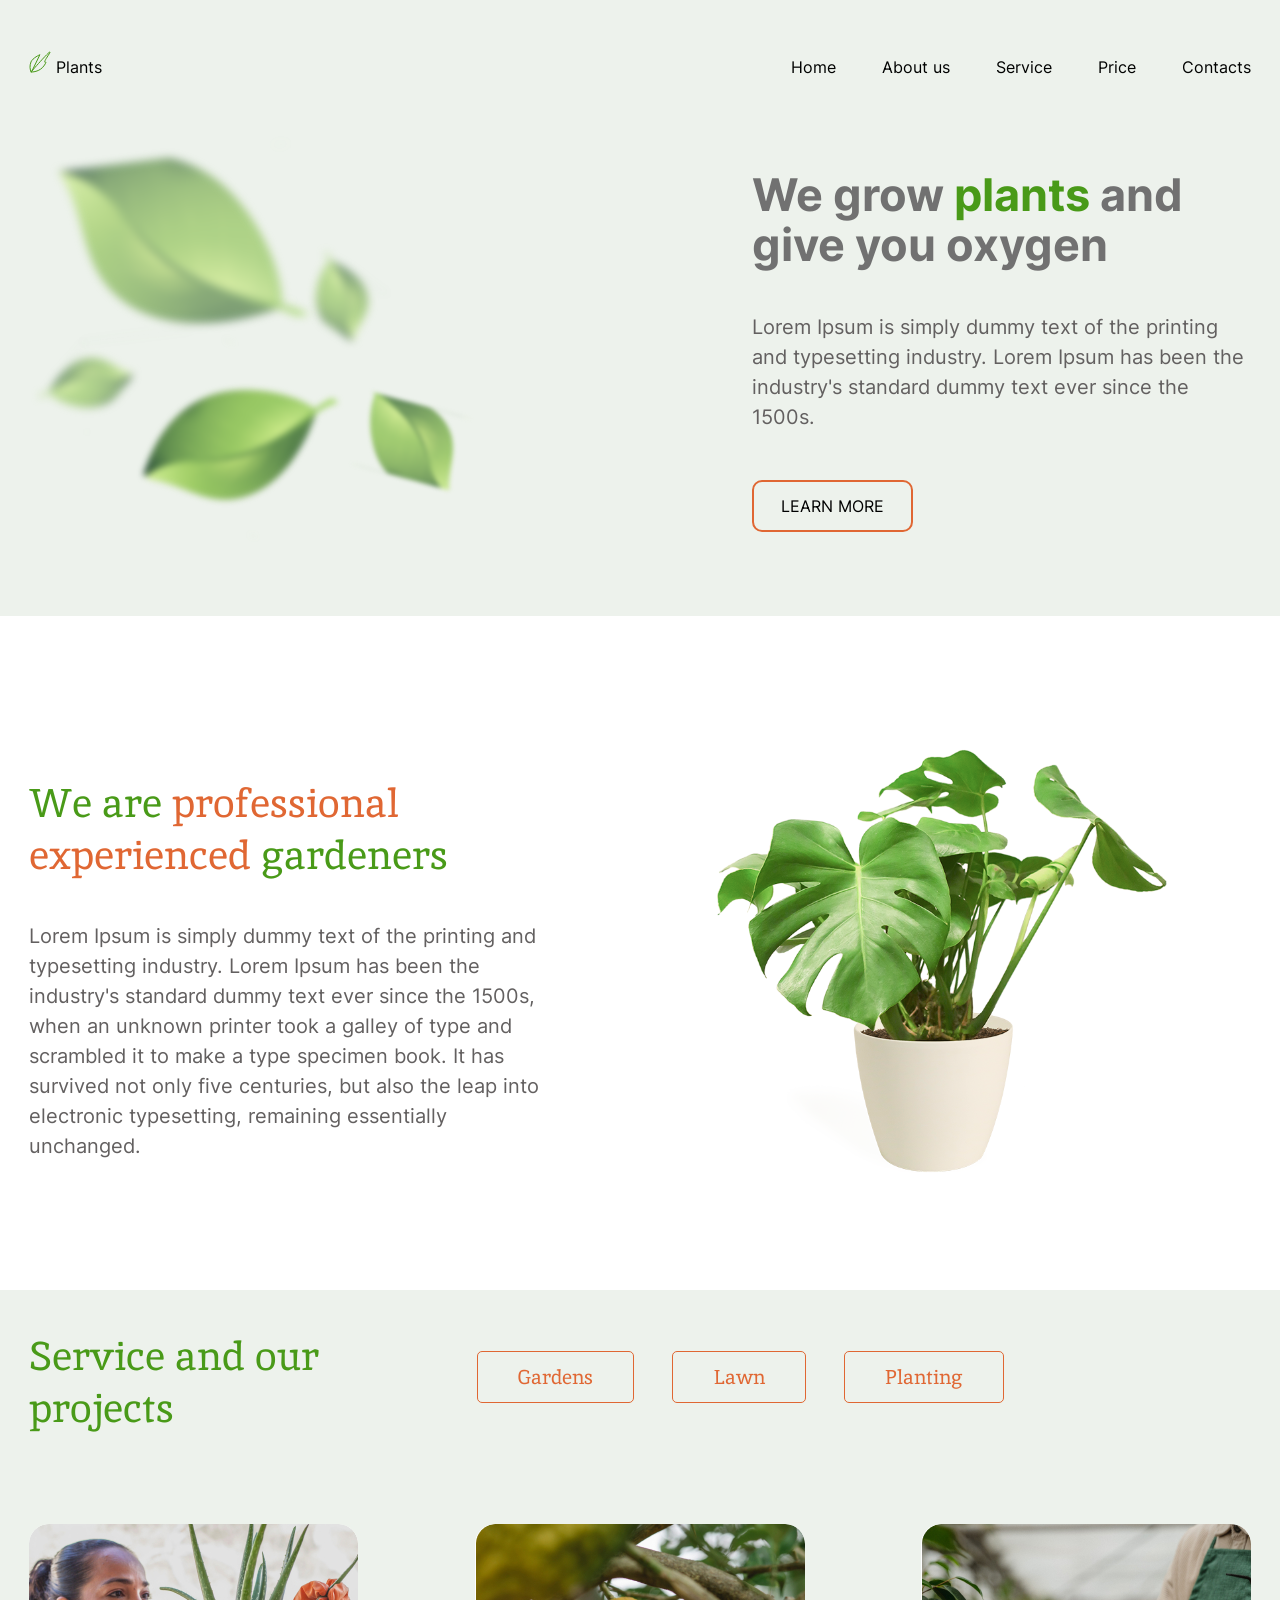
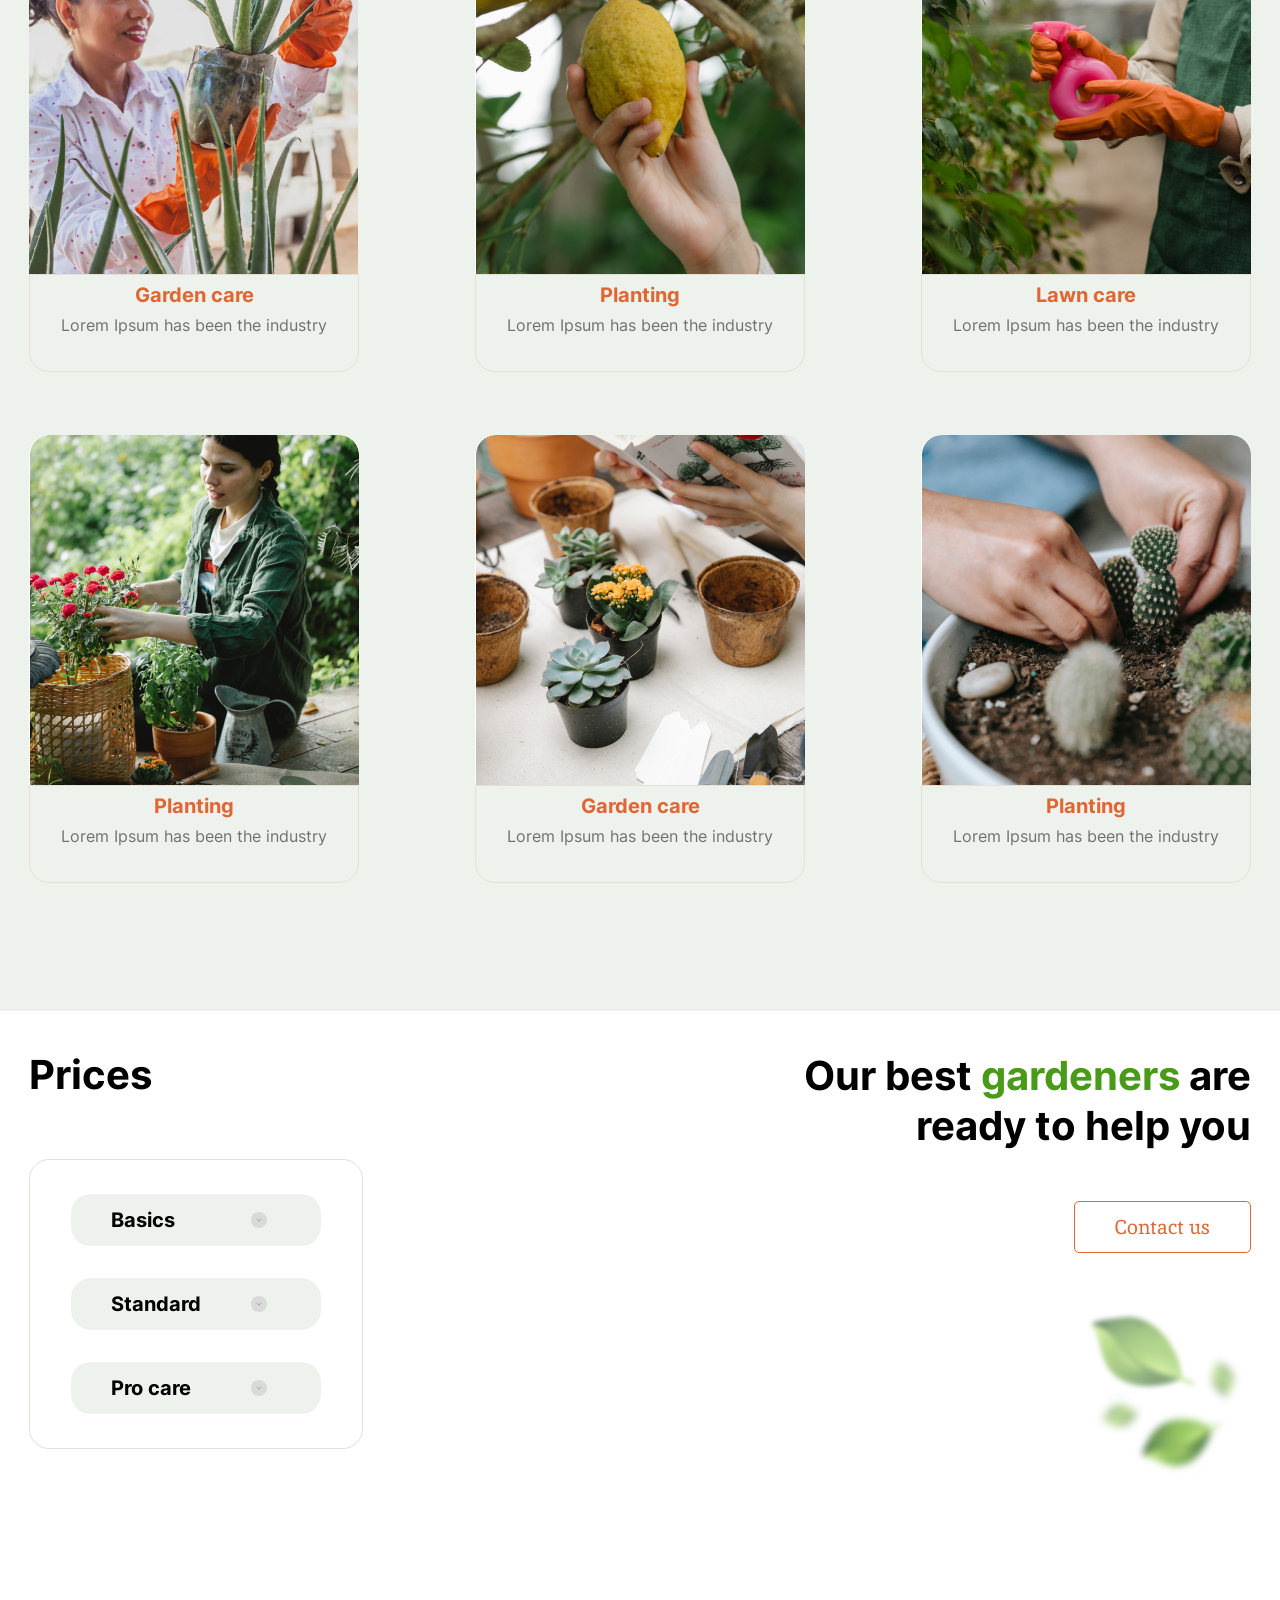
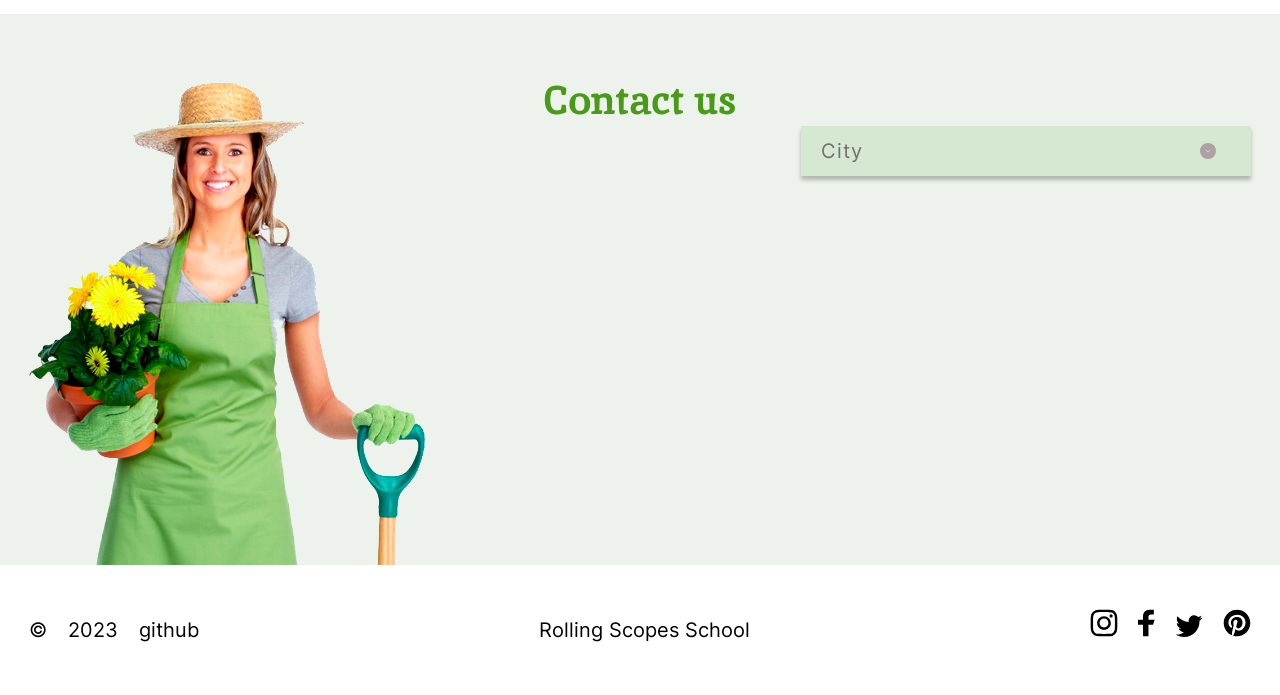
<file: plants/index.html>
<!DOCTYPE html>
<html lang="en">
<head>
    <meta charset="UTF-8">
    <meta http-equiv="X-UA-Compatible" content="IE=edge">
    <meta name="viewport" content="width=device-width, initial-scale=1.0">
    <title>Plants</title>
    <link rel="icon" type="image/x-icon" href="assets/svg/logo_plants.svg">
    <link rel="stylesheet" href="reset.css">
    <link rel="stylesheet" href="style.css">

</head>
<body>
    <header class="header">
        <div class="wrapper">
            <div class="header__wrapper">
                <div class="header__logo">
                    <a href="#" class="header__logo-link">
                        <img src="assets/svg/logo_plants.svg" alt="Plants" class="header__logo-pic">
                        Plants
                    </a>
                </div>
                <nav class="header__nav">
                    <ul class="header__list">
                        <li class="header__item">
                            <a href="#" class="header__link">Home</a>
                        </li>
                        <li class="header__item">
                            <a href="#intro" class="header__link">About us</a>
                        </li>
                        <li class="header__item">
                            <a href="#service" class="header__link">Service</a>
                        </li>
                        <li class="header__item">
                            <a href="#price" class="header__link">Price</a>
                        </li>
                        <li class="header__item">
                            <a href="#contact" class="header__link">Contacts</a>
                        </li>
                    </ul>
                </nav>
            </div>            
        </div>
    </header>
    <main class="main">
        <section class="intro" id="intro">
            <div class="wrapper">
                <div class="intro__wrapper">
                    <div class="intro-img"> <img src="assets/svg/leafs.svg" alt="leafs" class="leafs"></div>                   
                    <div class="intro__text">
                        <h1 class="intro-topic">We grow <span>plants</span> and give you oxygen</h1>
                        <p class="intro__text-article">Lorem Ipsum is simply dummy text of the printing and typesetting industry. Lorem Ipsum has been the industry's standard dummy text ever since the 1500s.</p>
                        <button class="intro-link">LEARN MORE</button>
                    </div>
                </div>
            </div>
        </section>
        <section class="about">
            <div class="wrapper">
                <div class="about__wrapper">
                    <div class="about__text">
                        <h2 class="about-topic">We are <span>professional experienced</span> gardeners</h2>
                        <p class="about__text-article">Lorem Ipsum is simply dummy text of the printing and typesetting industry. Lorem Ipsum has been the industry's standard dummy text ever since the 1500s, when an unknown printer took a galley of type and scrambled it to make a type specimen book. It has survived not only five centuries, but also the leap into electronic typesetting, remaining essentially unchanged.</p>
                    </div>
                    <div class="about-img"><img src="assets/svg/houseplant.svg" alt="#" class="houseplant"></div>
                </div>
            </div>
        </section>
        <section class="service" id="service">
            <div class="wrapper">
                <div class="service_wrapper">
                    <div class="service__activate">
                        <h2 class="service__activate-title">Service and our projects</h2>
                        <div class="service__activate-choise">
                            <ul class="service__activate-links">
                                <li class="general-item">
                                    <button class="general-link">Gardens</button>
                                </li>
                                <li class="general-item">
                                    <button class="general-link">Lawn</button>
                                </li>
                                <li class="general-item">
                                    <button class="general-link">Planting</button>                                    
                                </li>
                            </ul>
                        </div>
                    </div>
                    <div class="service__cards">
                        <div class="service__card">
                            <img src="assets/first.jpg" alt="Garden care" class="service__card-pic">
                            <div class="service__card-bottom">
                                <h3 class="service__card-title">Garden care</h3>
                                <p class="service__card-text">Lorem Ipsum has been the industry</p>
                            </div>
                        </div>
                        <div class="service__card">
                            <img src="assets/second.jpg" alt="Planting" class="service__card-pic">
                            <div class="service__card-bottom">
                                <h3 class="service__card-title">Planting</h3>
                                <p class="service__card-text">Lorem Ipsum has been the industry</p>
                            </div>
                        </div>
                        <div class="service__card">
                            <img src="assets/third.jpg" alt="Lawn care" class="service__card-pic">
                            <div class="service__card-bottom">
                                <h3 class="service__card-title">Lawn care</h3>
                                <p class="service__card-text">Lorem Ipsum has been the industry</p>
                            </div>
                        </div>
                        <div class="service__card">
                            <img src="assets/fourth.jpg" alt="Planting" class="service__card-pic">
                            <div class="service__card-bottom">
                                <h3 class="service__card-title">Planting</h3>
                                <p class="service__card-text">Lorem Ipsum has been the industry</p>
                            </div>
                        </div>
                        <div class="service__card">
                            <img src="assets/fifth.jpg" alt="Garden care" class="service__card-pic">
                            <div class="service__card-bottom">
                                <h3 class="service__card-title">Garden care</h3>
                                <p class="service__card-text">Lorem Ipsum has been the industry</p>
                            </div>
                        </div>
                        <div class="service__card">
                            <img src="assets/sixth.jpg" alt="Planting" class="service__card-pic">
                            <div class="service__card-bottom">
                                <h3 class="service__card-title">Planting</h3>
                                <p class="service__card-text">Lorem Ipsum has been the industry</p>
                            </div>
                        </div>
                    </div>
                </div>
            </div>
        </section>
        <section class="prices" id="price">
            <div class="wrapper">
                <div class="prices__wrapper">
                    <div class="prices__left">
                        <h3 class="prices__left-title">Prices</h3>
                        <div class="prices__choise">
                            <a href="#" class="accordion">Basics</a>
                            <div class="accodion__card">
                                <a href="#" class="accordion-link">Basics</a>
                                <p class="accordion-text">
                                    Release of Letraset sheets containing Lorem Ipsum passages, and more recently
                                </p>
                                <p class="accordion__price-text">
                                   <span>$15</span> / per hour
                                </p>
                                <a href="#" class="accordion__card-link">Order</a>
                            </div>                    
                            <a href="#" class="accordion">Standard</a> 
                            <div class="accodion__card">
                                <a href="#" class="accordion-link">Standard</a>
                                <p class="accordion-text">
                                    Release of Letraset sheets containing Lorem Ipsum passages, and more recently
                                </p>
                                <p class="accordion__price-text">
                                   <span>$25</span> / per hour
                                </p>
                                <a href="#" class="accordion__card-link">Order</a>
                            </div>                                       
                            <a href="#" class="accordion">Pro care</a> 
                            <div class="accodion__card">
                                <a href="#" class="accordion-link">Pro care</a>
                                <p class="accordion-text">
                                    Release of Letraset sheets containing Lorem Ipsum passages, and more recently
                                </p>
                                <p class="accordion__price-text">
                                   <span>$35</span> / per hour
                                </p>
                                <a href="#" class="accordion__card-link">Order</a>
                            </div>                                       
                        </div>
                    </div>
                    <div class="prices__right">
                        <h2 class="prices__right-title">Our best <span>gardeners</span> are ready to help you</h2>  
                        <div class="contact-link">
                            <button class="general-link">Contact us</button>
                        </div>                        
                        <div class="leafs__small-pic">
                            <img src="assets/svg/leafs_small.svg" alt="leafs" class="leafs__small">
                        </div>
                    </div>
                </div>                
            </div>            
        </section>
        <section class="contact" id="contact">
            <div class="wrapper">
                <div class="contact__wrapper">
                    <div class="contact__content">
                        <h2 class="contact-title">
                            Contact us
                        </h2>
                        <button class="contact-btn">
                            City
                            <img src="assets/svg/contact_arrow_down.svg" alt="" class="arrow__down">
                        </button>
                        <!-- <button class="contact-btn active">
                            City
                            <img src="assets/svg/contact_arrow_up.svg" alt="" class="arrow__down">
                        </button> -->
                    </div>                    
                    <img src="assets/svg/contact_woman.svg" alt="" class="contact__woman">
                </div>
            </div>
        </section>
    </main>
    <footer class="footer">
        <div class="wrapper">
            <div class="footer__wrapper">
                <p class="git__logo"><a href="https://github.com/yashaskor" class="git__logo-link">© 2023 github</a></p>
                <div class="rs">
                    <a href="https://rs.school/js-stage0/" class="rs-link">Rolling Scopes School</a>
                </div>
                <div class="footer__nav">
                    <ul class="footer__list">
                        <li class="footer__item">
                            <a href="https://www.instagram.com/" class="footer-link"><img src="assets/svg/insta.svg" alt="Instagram"></a>
                        </li>
                        <li class="footer__item">
                            <a href="https://www.facebook.com/" class="footer-link"><img src="assets/svg/facebook.svg" alt="Facebook"></a>
                        </li>
                        <li class="footer__item">
                            <a href="https://www.twitter.com/" class="footer-link"><img src="assets/svg/twitter.svg" alt="Twitter"></a>
                        </li>
                        <li class="footer__item">
                            <a href="https://www.pinterest.com/" class="footer-link"><img src="assets/svg/pinterest.svg" alt="Pinterest"></a>
                        </li>
                    </ul>
                </div>
            </div>
        </div>        
    </footer>
    <script src="index.js"></script>
</body>
</html>
</file>
<file: plants/style.css>
/* inter-regular - latin */
@font-face {
  font-family: 'Inter';
  font-style: normal;
  font-weight: 400;
  src: local(''),
       url('fonts/inter-v12-latin-regular.woff2') format('woff2'), /* Chrome 26+, Opera 23+, Firefox 39+ */
       url('fonts/inter-v12-latin-regular.woff') format('woff'); /* Chrome 6+, Firefox 3.6+, IE 9+, Safari 5.1+ */
}
/* inter-500 - latin */
@font-face {
  font-family: 'Inter';
  font-style: normal;
  font-weight: 500;
  src: local(''),
       url('fonts/inter-v12-latin-500.woff2') format('woff2'), /* Chrome 26+, Opera 23+, Firefox 39+ */
       url('fonts/inter-v12-latin-500.woff') format('woff'); /* Chrome 6+, Firefox 3.6+, IE 9+, Safari 5.1+ */
}
/* inter-700 - latin */
@font-face {
  font-family: 'Inter';
  font-style: normal;
  font-weight: 700;
  src: local(''),
       url('fonts/inter-v12-latin-700.woff2') format('woff2'), /* Chrome 26+, Opera 23+, Firefox 39+ */
       url('fonts/inter-v12-latin-700.woff') format('woff'); /* Chrome 6+, Firefox 3.6+, IE 9+, Safari 5.1+ */
}
/* inika-regular - latin */
@font-face {
    font-family: 'Inika';
    font-style: normal;
    font-weight: 400;
    src: local(''),
         url('fonts/inika-v21-latin-regular.woff2') format('woff2'), /* Chrome 26+, Opera 23+, Firefox 39+ */
         url('fonts/inika-v21-latin-regular.woff') format('woff'); /* Chrome 6+, Firefox 3.6+, IE 9+, Safari 5.1+ */
  }
  /* inika-700 - latin */
  @font-face {
    font-family: 'Inika';
    font-style: normal;
    font-weight: 700;
    src: local(''),
         url('fonts/inika-v21-latin-700.woff2') format('woff2'), /* Chrome 26+, Opera 23+, Firefox 39+ */
         url('fonts/inika-v21-latin-700.woff') format('woff'); /* Chrome 6+, Firefox 3.6+, IE 9+, Safari 5.1+ */
  }
html {
    box-sizing: border-box;
    scroll-behavior: smooth;
}   
*, *::before, *::after {
    box-sizing: inherit;
}
body {
    font-family: 'Inter';
    font-style: normal;
    font-weight: 400;
    font-size: 20px;
    line-height: 30px;
    color: #636060;

}

/* Header styles start */
.header {
    background: #EDF2EC;
    font-style: normal;
    font-weight: 400;
    font-size: 16px;
    line-height: 50px;
    top: 0;
    left: 0;
    width: 100%;
}
.wrapper {
    max-width: 1222px;
    margin: 0 auto;
}
.header__wrapper {
    display: flex;
    flex-wrap: wrap;
    justify-content: space-between;
    padding-top: 42px;
    padding-bottom: 42px;
}
.header__logo-link {
    color: #010201;
    text-decoration: none;
    transition: .3s;
}
.header__logo-link:hover, .header__logo-link:focus, .header__logo-link:active {
    color: #E06733;
}
.header__list {
   display: flex;
   flex-wrap: wrap;
   justify-content: space-between; 
}
.header__item {    
   margin-right: 46px;
}
.header__item:last-child {
    margin-right: 0;
}
.header__link {
    color: #010201;
    text-decoration: none;
    transition: .3s;
}
.header__link:hover, .header__link:focus, .header__link:active {
    color: #E06733;
}
/* Header styles end */

/* Intro styles start */
.intro {
    background: #EDF2EC;
}
.intro__wrapper {
    display: grid;
    /* flex-wrap: wrap; */
    grid-template-columns: repeat(2,1fr);
    column-gap: 224px;
    padding-bottom: 62px;
}
.leafs {
    width: 448.8px;
}
.intro-topic {
    padding-top: 36px;
}
h1 {
    font-family: 'Inter';
    font-style: normal;
    font-weight: 700;
    font-size: 45px;
    line-height: 50px;
    color: #717171;
}
.intro__text span{
    color:  #499A18;;
}
.intro__text-article {
    padding-top: 42px;
    padding-bottom: 48px;
}
.intro-link {
    font-family: 'Inter';
    font-style: normal;
    font-weight: 400;
    font-size: 16px;
    line-height: 20px;
    text-decoration: none;
    color: #000000;
    padding: 14px 27px;
    border: 2px solid #E06733;
    border-radius: 10px;
    transition: 0.5s;
    background: transparent;
}
.intro-link:hover, .intro-link:focus, .intro-link:active {
    color: #FFFFFF;
    background: #E06733;
    border: 2px solid #E06733;
}
/* Intro styles end */

/* About styles start */
.about__wrapper {
    display: grid;
    grid-template-columns: repeat(2,1fr);
    padding-top: 93px;
    padding-bottom: 94px;
    column-gap: 153px;
}
.about-topic {
    padding-top: 68px;
    padding-bottom: 40px;
    width: 463px;
}
h2 {
    font-family: 'Inika';
    font-style: normal;
    font-weight: 400;
    font-size: 40px;
    line-height: 52px;    
    color: #499A18;
}
.about__text span {
    color: #E06733;
}
.houseplant {
     width: 464px;   
}
/* About styles end */

/* Service styles start */
.service {
    background: #EDF2EC;
    padding-top: 40px;
    padding-bottom: 120px;
}
.service__activate {
    display: flex;
    flex-wrap: wrap;
    justify-content: start;
    margin-bottom: 90px;
}
.service__activate-title {
    width: 306px;
    margin-right: 142px;
}
.service__activate-choise {
    text-align: center;
}
.service__activate-links {
    display: flex;
    flex-wrap: wrap;
    justify-content: start;
    gap: 38px;
    line-height: 94px;
}
.general-link {
    font-family: 'Inika';
    font-style: normal;
    font-weight: 400;
    font-size: 20px;
    line-height: 26px;
    color: #E06733;
    border: 1px solid #E06733;
    padding: 12px 40px;
    text-decoration: none;
    border-radius: 5px;
    transition: .2s;
    background: transparent;
}
.general-link:hover, .general-link:focus, .general-link:active {
    border: 1px solid #E06733;
    color: #FFFFFF;
    background: #E06733;
}
.service__cards {
    display: grid;
    grid-template-columns: repeat(3, 1fr);
    grid-gap: 116px;
    grid-row-gap: 55px;
}

.service__card-pic {
    border-radius: 20px 20px 0px 0px;       
}
.service__card-bottom {
    position: relative;
    bottom: 8px;
    padding-top: 10px;
}
.service__card-title {
    font-family: 'Inter';
    font-style: normal;
    font-weight: 700;
    font-size: 20px;
    line-height: 20px;
    color: #E06733;
    text-align: center;
    padding-bottom: 10px;
}
.service__card-text {
    font-family: 'Inter';
    font-style: normal;
    font-weight: 400;
    font-size: 16px;
    line-height: 20px;
    color: #717171;
    text-align: center;
    padding-bottom: 36px;
}
.service__card-bottom {
    border: 1px solid #E3E1D5;
    border-radius: 0px 0px 20px 20px;
}
/* Service styles end */

/* Prices styles start */
.prices {
    padding-top: 40px;
    padding-bottom: 115px;
}
.prices__wrapper {
    display: flex;
    flex-wrap: wrap;
    justify-content: space-between;
}
.prices__choise {
    border: 1px solid #E3E1D5;
    border-radius: 20px;
    width: 334px;
    padding: 34px 41px 2px 41px;
}
.prices__left-title {
    font-family: 'Inter';
    font-style: normal;
    font-weight: 700;
    font-size: 40px;
    line-height: 48px;
    color: #000000;
    padding-bottom: 60px;
}
.prices__choise {
    display: flex;
    flex-direction: column;
    
}
.accordion {
    width: 250px;
    margin-bottom: 32px;
    display: inline-block;
    padding-right: 105px;
    font-family: 'Inter';
    font-style: normal;
    font-weight: 700;
    font-size: 20px;
    line-height: 20px;
    color: #000000;
    text-decoration: none;
    position: relative;
    background: #EDF2EC;
    border-radius: 20px;
    padding: 16px 105px 16px 40px;
}
.active, .accordion:hover {
  background: #D6E7D2;
}
.accordion::before {
    content: "";
    position: absolute;
    width: 16px;
    height: 16px;
    border-radius: 50%;
    background: #D9D9D9;
    background-image: url(assets/svg/arrow.svg);
    left: 180px;   
    bottom: 18px;
    background-repeat:no-repeat;
	background-position:center center;    
}
.accodion__card {
    background: #D6E7D2;
    border-radius: 20px;
    padding-bottom: 12px;
    margin-bottom: 32px;
    display: none;
}
.accordion-link {
    width: 250px;
    display: inline-block;
    padding-right: 105px;
    font-family: 'Inter';
    font-style: normal;
    font-weight: 700;
    font-size: 20px;
    line-height: 20px;
    color: #000000;
    text-decoration: none;
    position: relative;    
    padding: 16px 105px 12px 40px;
}
.accordion-link::before {
    content: "";
    position: absolute;
    width: 16px;
    height: 16px;
    border-radius: 50%;
    background: #AEA1A1;;
    background-image: url(assets/svg/arrow_top.svg);
    left: 180px;   
    bottom: 18px;
    background-repeat:no-repeat;
	background-position:center center;    
}
.accordion-text {
    width: 169px;
    border-top: 0.5px solid #AEA1A1;
    padding: 6.5px 0px 6px 0px;
    margin-left: 40px;
    font-family: 'Inter';
    font-style: normal;
    font-weight: 300;
    font-size: 10px;
    line-height: 10px;
    color: #717171;
}
.accordion__price-text {
    font-family: 'Inter';
    font-style: normal;
    font-weight: 400;
    font-size: 12px;
    line-height: 20px;
    color: #000000;
    margin-left: 40px;
}
.accordion__price-text span {
    font-weight: 700;
    font-size: 12px;
    line-height: 20px;
    color: #E06733;
}
.accordion__card-link {
    background: #FFFFFF;
    border-radius: 10px;
    font-family: 'Inter';
    font-style: normal;
    font-weight: 700;
    font-size: 14px;
    line-height: 20px;
    color: #717171;
    padding: 3px 20px;
    margin-left: 39px;
    text-decoration: none;
    transition: 0.2s;
}
.accordion__card-link:hover {
    opacity: .85;
}
.prices__right {
    width: 452px;
}
.prices__right-title {
    font-family: 'Inter';
    font-style: normal;
    font-weight: 700;
    font-size: 40px;
    line-height: 50px;
    text-align: right;
    color: #000000;
    padding-bottom: 50px;
}
.prices__right-title span {
    color: #499A18;
}
.contact-link {
    text-align: right;
    padding-bottom: 51px;
}
.leafs__small-pic {
    text-align: right;
}
/* Prices styles end */

/* Contact us styles start */

.contact {
    padding-top: 60px;
    background: #EDF2EC;
}
.contact__wrapper {
    position: relative;
    padding-bottom: 439px;
}
.contact-title {
    font-style: normal;
    font-weight: 700;
    font-size: 40px;
    line-height: 52px;
    color: #499A18;
    text-align: center;
}
.contact-btn {
    font-family: 'Inter';
    font-style: normal;
    font-weight: 400;
    font-size: 20px;
    line-height: 40px;
    letter-spacing: 0.05em;
    color: #717171;
    background: #D6E7D2;
    box-shadow: 0px 4px 4px rgba(0, 0, 0, 0.25);
    border: none;    
    padding: 5px 35px 5px 20px;    
    float: right;
    width: 450px;
    display: flex;
    justify-content: space-between;
    align-items: center;
    transition: .2s;
}
.contact-btn:hover,  .contact-btn:active, .contact-btn:focus {
    background: #C1E698;
    box-shadow: none;
}
.contact-btn active {
    background: #C1E698;
    border: 1px solid #D6E7D2;
    box-shadow: none;
    display: none;
}
/* .contact-btn:hover, .contact-btn:focus, .contact-btn:active {
    background: #C1E698;
    border: 1px solid #D6E7D2;
    box-shadow: none;
} */
.contact__woman {
    position: absolute;
    bottom: 0;
    left: 0;
}
/* Contact us styles end */

/* Footer styles start */

.footer {
    padding: 40px 0;    
}
.footer__wrapper {
    display: flex;
    justify-content: space-between;
    flex-wrap: wrap;
}
.footer__wrapper a {
    font-family: 'Inter';
    font-style: normal;
    font-weight: 400;
    font-size: 20px;
    line-height: 50px;
    color: #000000;
    text-decoration: none;
    transition: .3s;
}
.footer__wrapper a:hover {
    opacity: .75;
}
.git__logo-link {
    word-spacing: 15px;
}
.footer__list {
    display: flex;
    justify-content: space-between;
    gap: 20px;
}

/* Footer styles end */
</file>
